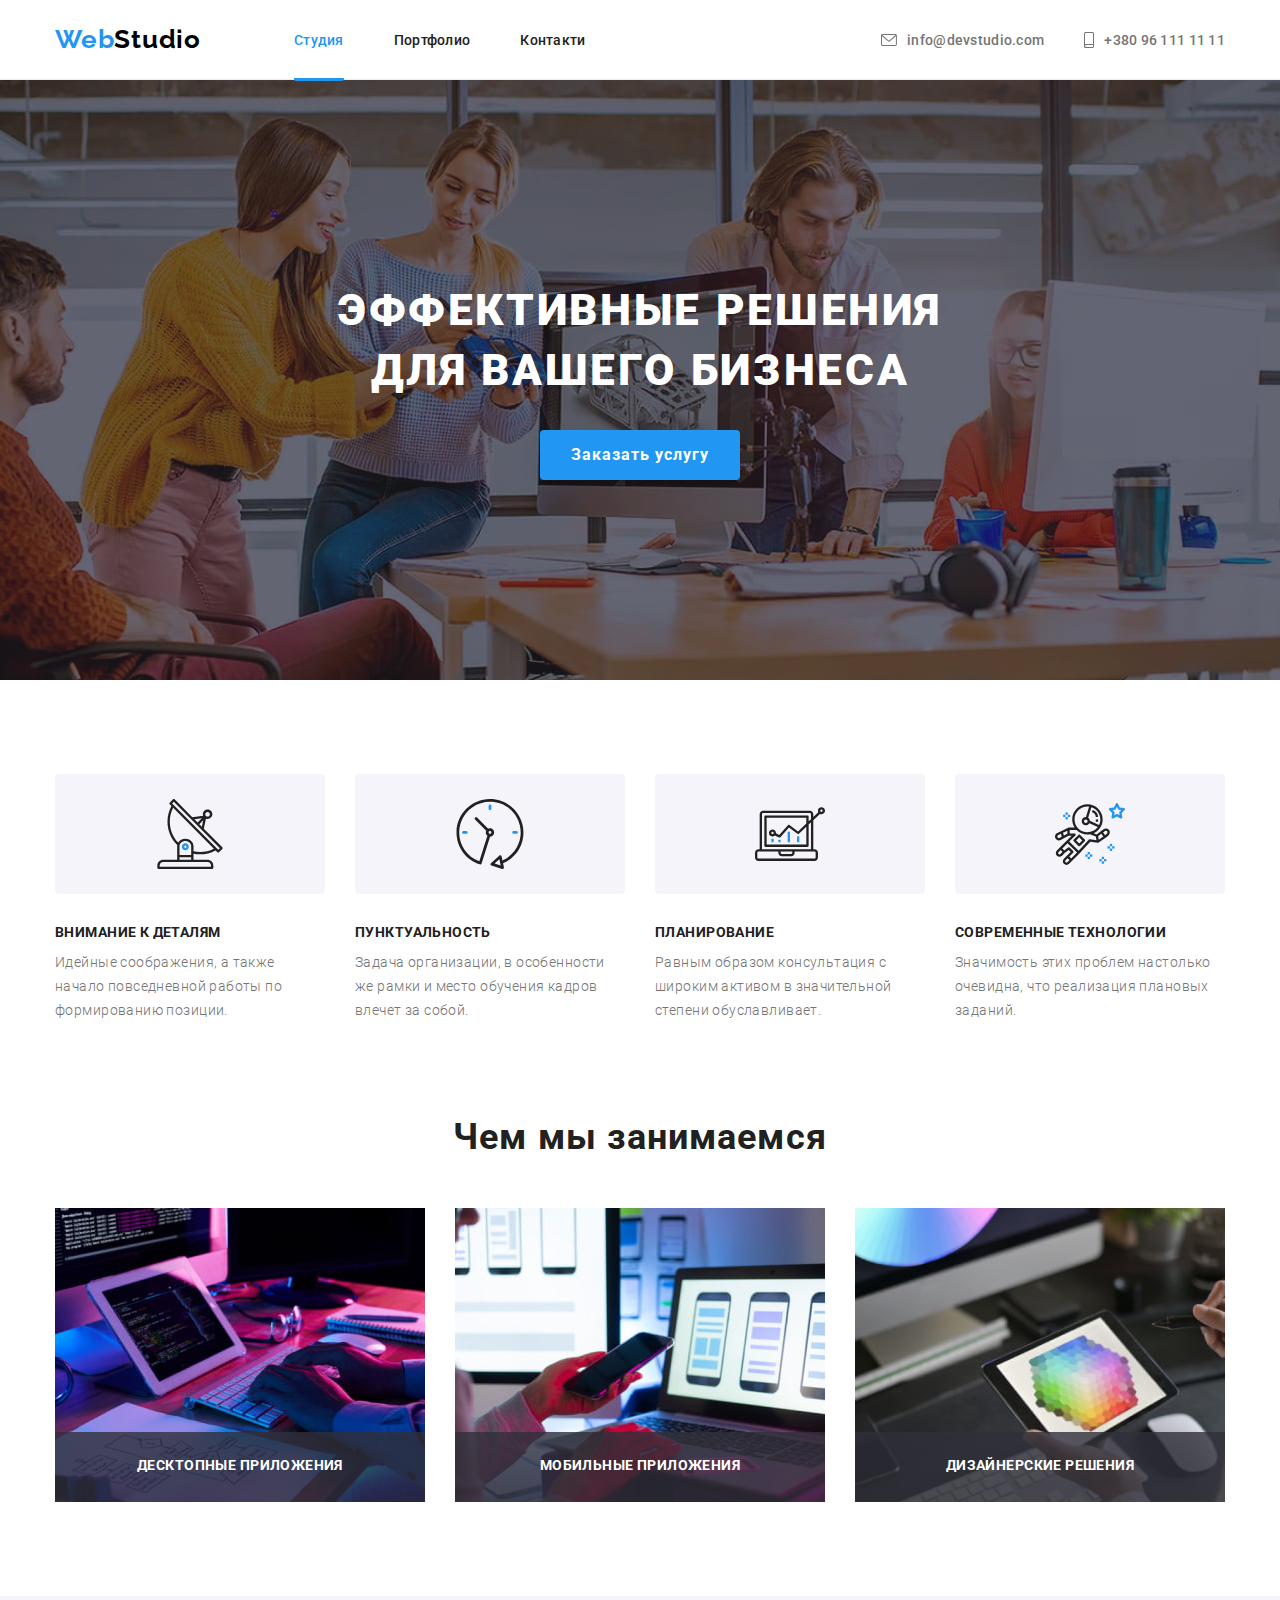
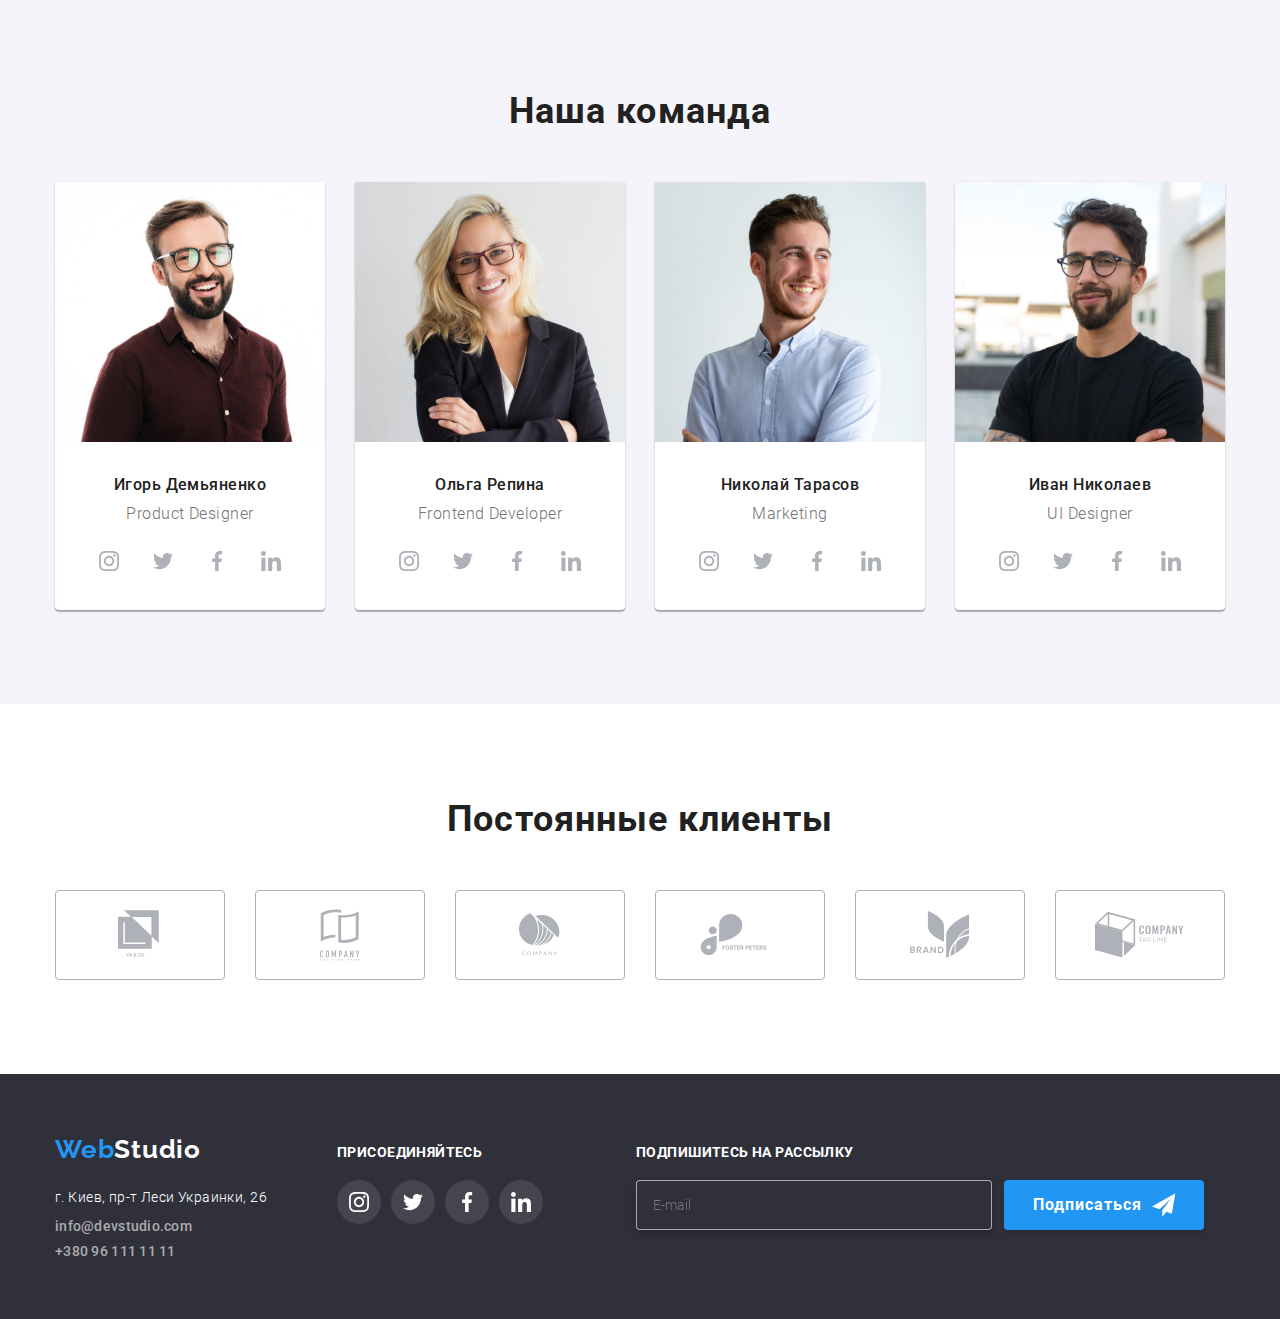
<file: index.html>
<!DOCTYPE html>
<html lang="ru">
  <head>
    <meta charset="UTF-8" />
    <meta name="viewport" content="width=device-width, initial-scale=1.0" />
    <title>WebStudio</title>
    <link
      href="https://fonts.googleapis.com/css2?family=Roboto:wght@300;400;500;700;900&display=swap"
      rel="stylesheet"
    />
    <link rel="stylesheet" href="./css/main.min.css" />
  </head>
  <body>
    <!-- Header -->
    <header class="page-header">
      <div class="container flex">
        <nav class="page-header__navigation">
          <div class="page-header__logo-container">
            <a class="logo__web" href="./index.html"
              >Web<span class="logo__light-studio">Studio</span></a
            >
          </div>
          <ul class="page-header__list">
            <li class="page-header__item">
              <a
                class="page-header__link page-header__actual-link"
                href="./index.html"
                >Студия</a
              >
            </li>
            <li class="page-header__item">
              <a class="page-header__link" href="./portfolio.html">Портфолио</a>
            </li>
            <li class="page-header__item">
              <a class="page-header__link" href="">Контакти</a>
            </li>
          </ul>
        </nav>
        <ul class="page-header__list">
          <li class="page-header__contact-item">
            <a
              href="mailto:info@devstudio.com"
              class="dark__link contact__link"
            >
              <svg class="page-header__icon page-header__mail-icon">
                <use href="./images/icons/sprite.svg#mail-icon"></use>
              </svg>
              info@devstudio.com
            </a>
          </li>
          <li class="page-header__contact-item">
            <a href="tel:380961111111" class="dark__link contact__link">
              <svg class="page-header__icon page-header__phone-icon">
                <use href="./images/icons/sprite.svg#smartphone-icon"></use>
              </svg>
              +380 96 111 11 11
            </a>
          </li>
        </ul>
      </div>
    </header>

    <main>
      <!-- Hero -->
      <section class="hero">
        <div class="container hero__overlay">
          <ul class="hero__list">
            <li class="hero__item">
              <h1 class="hero__header">
                Эффективные решения <br />
                для вашего бизнеса
              </h1>
            </li>
            <li class="hero__item">
              <button data-modal-open class="button hero__order" type="button">
                Заказать услугу
              </button>
            </li>
          </ul>
        </div>
      </section>

      <!-- Advantages -->
      <section class="advantage">
        <div class="container">
          <h2 class="advantage__header">Преимущества</h2>
          <ul class="advantage__list">
            <li class="advantage__item">
              <div class="advantage__container-icon">
                <svg class="advantage__icon">
                  <use href="./images/icons/sprite.svg#antenna-icon"></use>
                </svg>
              </div>
              <h3 class="advantage__heading">Внимание к деталям</h3>
              <p class="advantage__description">
                Идейные соображения, а также начало повседневной работы по
                формированию позиции.
              </p>
            </li>

            <li class="advantage__item">
              <div class="advantage__container-icon">
                <svg class="advantage__icon">
                  <use href="./images/icons/sprite.svg#clock-icon"></use>
                </svg>
              </div>
              <h3 class="advantage__heading">Пунктуальность</h3>
              <p class="advantage__description">
                Задача организации, в особенности же рамки и место обучения
                кадров влечет за собой.
              </p>
            </li>

            <li class="advantage__item">
              <div class="advantage__container-icon">
                <svg class="advantage__icon">
                  <use href="./images/icons/sprite.svg#diagram-icon"></use>
                </svg>
              </div>
              <h3 class="advantage__heading">Планирование</h3>
              <p class="advantage__description">
                Равным образом консультация с широким активом в значительной
                степени обуславливает.
              </p>
            </li>

            <li class="advantage__item">
              <div class="advantage__container-icon">
                <svg class="advantage__icon">
                  <use href="./images/icons/sprite.svg#astronaut-icon"></use>
                </svg>
              </div>
              <h3 class="advantage__heading">Современные технологии</h3>
              <p class="advantage__description">
                Значимость этих проблем настолько очевидна, что реализация
                плановых заданий.
              </p>
            </li>
          </ul>
        </div>
      </section>

      <!-- What we do -->
      <section class="works">
        <div class="container">
          <h2 class="section__header">Чем мы занимаемся</h2>
          <ul class="works__list">
            <li class="works__item">
              <div class="works__container">
                <img
                  class="works__image"
                  src="./images/tablet_coding.jpg"
                  alt="Планшет на якому редагують код"
                />
                <p class="works__description">Десктопные приложения</p>
              </div>
            </li>
            <li class="works__item">
              <div class="works__container">
                <img
                  class="works__image"
                  src="./images/smart_model.jpg"
                  alt="Макет програми на дисплеї ноутбука"
                />
                <p class="works__description">Мобильные приложения</p>
              </div>
            </li>
            <li class="works__item">
              <div class="works__container">
                <img
                  class="works__image"
                  src="./images/color_schema.jpg"
                  alt="Схема основних кольорів на планшеті"
                />
                <p class="works__description">Дизайнерские решения</p>
              </div>
            </li>
          </ul>
        </div>
      </section>

      <!-- Own team -->
      <section class="team section">
        <div class="container">
          <h2 class="section__header">Наша команда</h2>
          <ul class="team__list">
            <li class="team__item">
              <img
                class="team__image"
                src="images/Ihor.jpg"
                alt="Игорь Демьяненко"
              />
              <h3 class="team__fullname">Игорь Демьяненко</h3>
              <p class="team__description">Product Designer</p>
              <ul class="social__list">
                <li class="social__item">
                  <a href="#" class="social__link">
                    <svg class="social__icon team__social-icon">
                      <use
                        href="./images/icons/sprite.svg#instagram-icon"
                      ></use>
                    </svg>
                  </a>
                </li>
                <li class="social__item">
                  <a href="#" class="social__link">
                    <svg class="social__icon team__social-icon">
                      <use href="./images/icons/sprite.svg#twitter-icon"></use>
                    </svg>
                  </a>
                </li>
                <li class="social__item">
                  <a href="#" class="social__link">
                    <svg class="social__icon team__social-icon">
                      <use href="./images/icons/sprite.svg#facebook-icon"></use>
                    </svg>
                  </a>
                </li>
                <li class="social__item">
                  <a href="#" class="social__link">
                    <svg class="social__icon team__social-icon">
                      <use href="./images/icons/sprite.svg#linkedin-icon"></use>
                    </svg>
                  </a>
                </li>
              </ul>
            </li>
            <li class="team__item">
              <img
                class="team__image"
                src="images/Olha.jpg"
                alt="Ольга Репина"
              />
              <h3 class="team__fullname">Ольга Репина</h3>
              <p class="team__description">Frontend Developer</p>

              <ul class="social__list">
                <li class="social__item">
                  <a href="#" class="social__link">
                    <svg class="social__icon team__social-icon">
                      <use
                        href="./images/icons/sprite.svg#instagram-icon"
                      ></use>
                    </svg>
                  </a>
                </li>
                <li class="social__item">
                  <a href="#" class="social__link">
                    <svg class="social__icon team__social-icon">
                      <use href="./images/icons/sprite.svg#twitter-icon"></use>
                    </svg>
                  </a>
                </li>
                <li class="social__item">
                  <a href="#" class="social__link">
                    <svg class="social__icon team__social-icon">
                      <use href="./images/icons/sprite.svg#facebook-icon"></use>
                    </svg>
                  </a>
                </li>
                <li class="social__item">
                  <a href="#" class="social__link">
                    <svg class="social__icon team__social-icon">
                      <use href="./images/icons/sprite.svg#linkedin-icon"></use>
                    </svg>
                  </a>
                </li>
              </ul>
            </li>
            <li class="team__item">
              <img
                class="team__image"
                src="images/Mykolai.jpg"
                alt="Николай Тарасов"
              />
              <h3 class="team__fullname">Николай Тарасов</h3>
              <p class="team__description">Marketing</p>
              <ul class="social__list">
                <li class="social__item">
                  <a href="#" class="social__link">
                    <svg class="social__icon team__social-icon">
                      <use
                        href="./images/icons/sprite.svg#instagram-icon"
                      ></use>
                    </svg>
                  </a>
                </li>
                <li class="social__item">
                  <a href="#" class="social__link">
                    <svg class="social__icon team__social-icon">
                      <use href="./images/icons/sprite.svg#twitter-icon"></use>
                    </svg>
                  </a>
                </li>
                <li class="social__item">
                  <a href="#" class="social__link">
                    <svg class="social__icon team__social-icon">
                      <use href="./images/icons/sprite.svg#facebook-icon"></use>
                    </svg>
                  </a>
                </li>
                <li class="social__item">
                  <a href="#" class="social__link">
                    <svg class="social__icon team__social-icon">
                      <use href="./images/icons/sprite.svg#linkedin-icon"></use>
                    </svg>
                  </a>
                </li>
              </ul>
            </li>

            <li class="team__item">
              <img
                class="team__image"
                src="images/Ivan.jpg"
                alt="Михаил Ермаков"
              />
              <h3 class="team__fullname">Иван Николаев</h3>
              <p class="team__description">UI Designer</p>
              <ul class="social__list">
                <li class="social__item">
                  <a href="#" class="social__link">
                    <svg class="social__icon team__social-icon">
                      <use
                        href="./images/icons/sprite.svg#instagram-icon"
                      ></use>
                    </svg>
                  </a>
                </li>
                <li class="social__item">
                  <a href="#" class="social__link">
                    <svg class="social__icon team__social-icon">
                      <use href="./images/icons/sprite.svg#twitter-icon"></use>
                    </svg>
                  </a>
                </li>
                <li class="social__item">
                  <a href="#" class="social__link">
                    <svg class="social__icon team__social-icon">
                      <use href="./images/icons/sprite.svg#facebook-icon"></use>
                    </svg>
                  </a>
                </li>
                <li class="social__item">
                  <a href="#" class="social__link">
                    <svg class="social__icon team__social-icon">
                      <use href="./images/icons/sprite.svg#linkedin-icon"></use>
                    </svg>
                  </a>
                </li>
              </ul>
            </li>
          </ul>
        </div>
      </section>

      <section class="client section">
        <div class="container">
          <h2 class="section__header">Постоянные клиенты</h2>
          <ul class="client__list">
            <li class="client__item">
              <a href="" class="client__link">
                <svg class="client__icon" width="45" height="50">
                  <use href="./images/icons/sprite.svg#logo-1-icon"></use>
                </svg>
              </a>
            </li>
            <li class="client__item">
              <a href="" class="client__link">
                <svg class="client__icon" width="40" height="52">
                  <use href="./images/icons/sprite.svg#logo-2-icon"></use>
                </svg>
              </a>
            </li>
            <li class="client__item">
              <a href="" class="client__link">
                <svg class="client__icon" width="41" height="43">
                  <use href="./images/icons/sprite.svg#logo-3-icon"></use>
                </svg>
              </a>
            </li>
            <li class="client__item">
              <a href="" class="client__link">
                <svg class="client__icon" width="80" height="42">
                  <use href="./images/icons/sprite.svg#logo-4-icon"></use>
                </svg>
              </a>
            </li>
            <li class="client__item">
              <a href="" class="client__link">
                <svg class="client__icon" width="59" height="47">
                  <use href="./images/icons/sprite.svg#logo-5-icon"></use>
                </svg>
              </a>
            </li>
            <li class="client__item">
              <a href="" class="client__link">
                <svg class="client__icon" width="89" height="46">
                  <use href="./images/icons/sprite.svg#logo-6-icon"></use>
                </svg>
              </a>
            </li>
          </ul>
        </div>
      </section>
    </main>

    <!-- Footer -->
    <footer class="page-footer">
      <div class="container flex">
        <div class="page-footer__address-container">
          <a class="logo__web" href="./index.html"
            >Web<span class="logo__dark-studio">Studio</span></a
          >
          <ul class="page-footer__address-section">
            <li class="page-footer__address-item">
              <p class="page-footer__address">
                г. Киев, пр-т Леси Украинки, 26
              </p>
            </li>
            <li class="page-footer__address-item">
              <a
                class="light__link contact__link"
                href="mailto:info@devstudio.com"
                >info@devstudio.com</a
              >
            </li>
            <li class="page-footer__address-item">
              <a class="light__link contact__link" href="tel:380961111111"
                >+380 96 111 11 11</a
              >
            </li>
          </ul>
        </div>

        <div class="page-footer__social-container">
          <h2 class="page-footer__social-heading">присоединяйтесь</h2>
          <ul class="social__list">
            <li class="social__item">
              <a href="#" class="social__link page-footer__social-link">
                <svg class="social__icon page-footer__social-icon">
                  <use href="./images/icons/sprite.svg#instagram-icon"></use>
                </svg>
              </a>
            </li>
            <li class="social__item">
              <a href="#" class="social__link page-footer__social-link">
                <svg class="social__icon page-footer__social-icon">
                  <use href="./images/icons/sprite.svg#twitter-icon"></use>
                </svg>
              </a>
            </li>
            <li class="social__item">
              <a href="#" class="social__link page-footer__social-link">
                <svg class="social__icon page-footer__social-icon">
                  <use href="./images/icons/sprite.svg#facebook-icon"></use>
                </svg>
              </a>
            </li>
            <li class="social__item">
              <a href="#" class="social__link page-footer__social-link">
                <svg class="social__icon page-footer__social-icon">
                  <use href="./images/icons/sprite.svg#linkedin-icon"></use>
                </svg>
              </a>
            </li>
          </ul>
        </div>

        <div class="page-footer__subscribe-container">
          <b class="subscribe">Подпишитесь на рассылку</b>

          <form class="subscribe__form">
            <input
              class="subscribe__textbox"
              type="email"
              name="e-mail"
              id="e-mail"
              placeholder="E-mail"
            />
            <button class="button subscribe__button" type="submit">
              Подписаться
              <svg class="subscribe__icon" width="24" height="24">
                <use href="./images/icons/sprite-modal.svg#send-icon"></use>
              </svg>
            </button>
          </form>
        </div>
      </div>
    </footer>

    <div data-modal class="backdrop backdrop__is-hidden">
      <div class="backdrop__modal">
        <div>
          <div class="backdrop__close">
            <button
              type="button"
              data-modal-close
              class="button backdrop__close-button"
            >
              <svg class="backdrop__close-svg">
                <use href="./images/icons/sprite-modal.svg#close-icon"></use>
              </svg>
            </button>
          </div>
          <h2 class="backdrop__form-title">
            Оставьте свои данные, мы вам перезвоним
          </h2>
          <form class="backdrop__form" autocomplete="off">
            <label class="backdrop__form-label" for="name">Имя</label>
            <div class="backdrop__form-list">
              <input
                class="backdrop__form-text"
                type="text"
                id="name"
                name="name"
              />
              <div class="backdrop__container-svg">
                <svg class="backdrop__svg" width="12" height="12">
                  <use href="./images/icons/sprite-modal.svg#name-icon"></use>
                </svg>
              </div>
            </div>

            <label class="backdrop__form-label" for="tel">Телефон</label>
            <div class="backdrop__form-list">
              <input
                class="backdrop__form-text"
                type="text"
                id="tel"
                name="tel"
              />
              <div class="backdrop__container-svg">
                <svg class="backdrop__svg" width="13" height="13">
                  <use href="./images/icons/sprite-modal.svg#phone-icon"></use>
                </svg>
              </div>
            </div>
            <label class="backdrop__form-label" for="mail">Почта</label>
            <div class="backdrop__form-list">
              <input
                class="backdrop__form-text"
                type="text"
                id="mail"
                name="mail"
              />
              <div class="backdrop__container-svg">
                <svg class="backdrop__modal-svg" width="15" height="12">
                  <use href="./images/icons/sprite-modal.svg#mail-icon"></use>
                </svg>
              </div>
            </div>
            <label for="comment" class="backdrop__form-label">Коментарий</label>
            <textarea
              placeholder="Введите текст"
              class="backdrop__textarea"
              name="comment"
              id="comment"
              rows="10"
            ></textarea>
            <div class="backdrop__container-checkbox">
              <input
                class="backdrop__form-checkbox"
                type="checkbox"
                id="check"
                name="check"
              /><svg class="backdrop__check-svg" width="11" height="8">
                <use href="./images/icons/sprite-modal.svg#check-icon"></use>
              </svg>
              <label for="check" class="backdrop__form-checkbox-label"
                >Соглашаюсь с рассылкой и принимаю
                <a class="backdrop__form-link" href="#">Условия договора</a>
              </label>
            </div>

            <button class="button backdrop__form-button">Отправить</button>
          </form>
        </div>
      </div>
    </div>
    <script src="./js/modal.js"></script>
  </body>
</html>
</file>
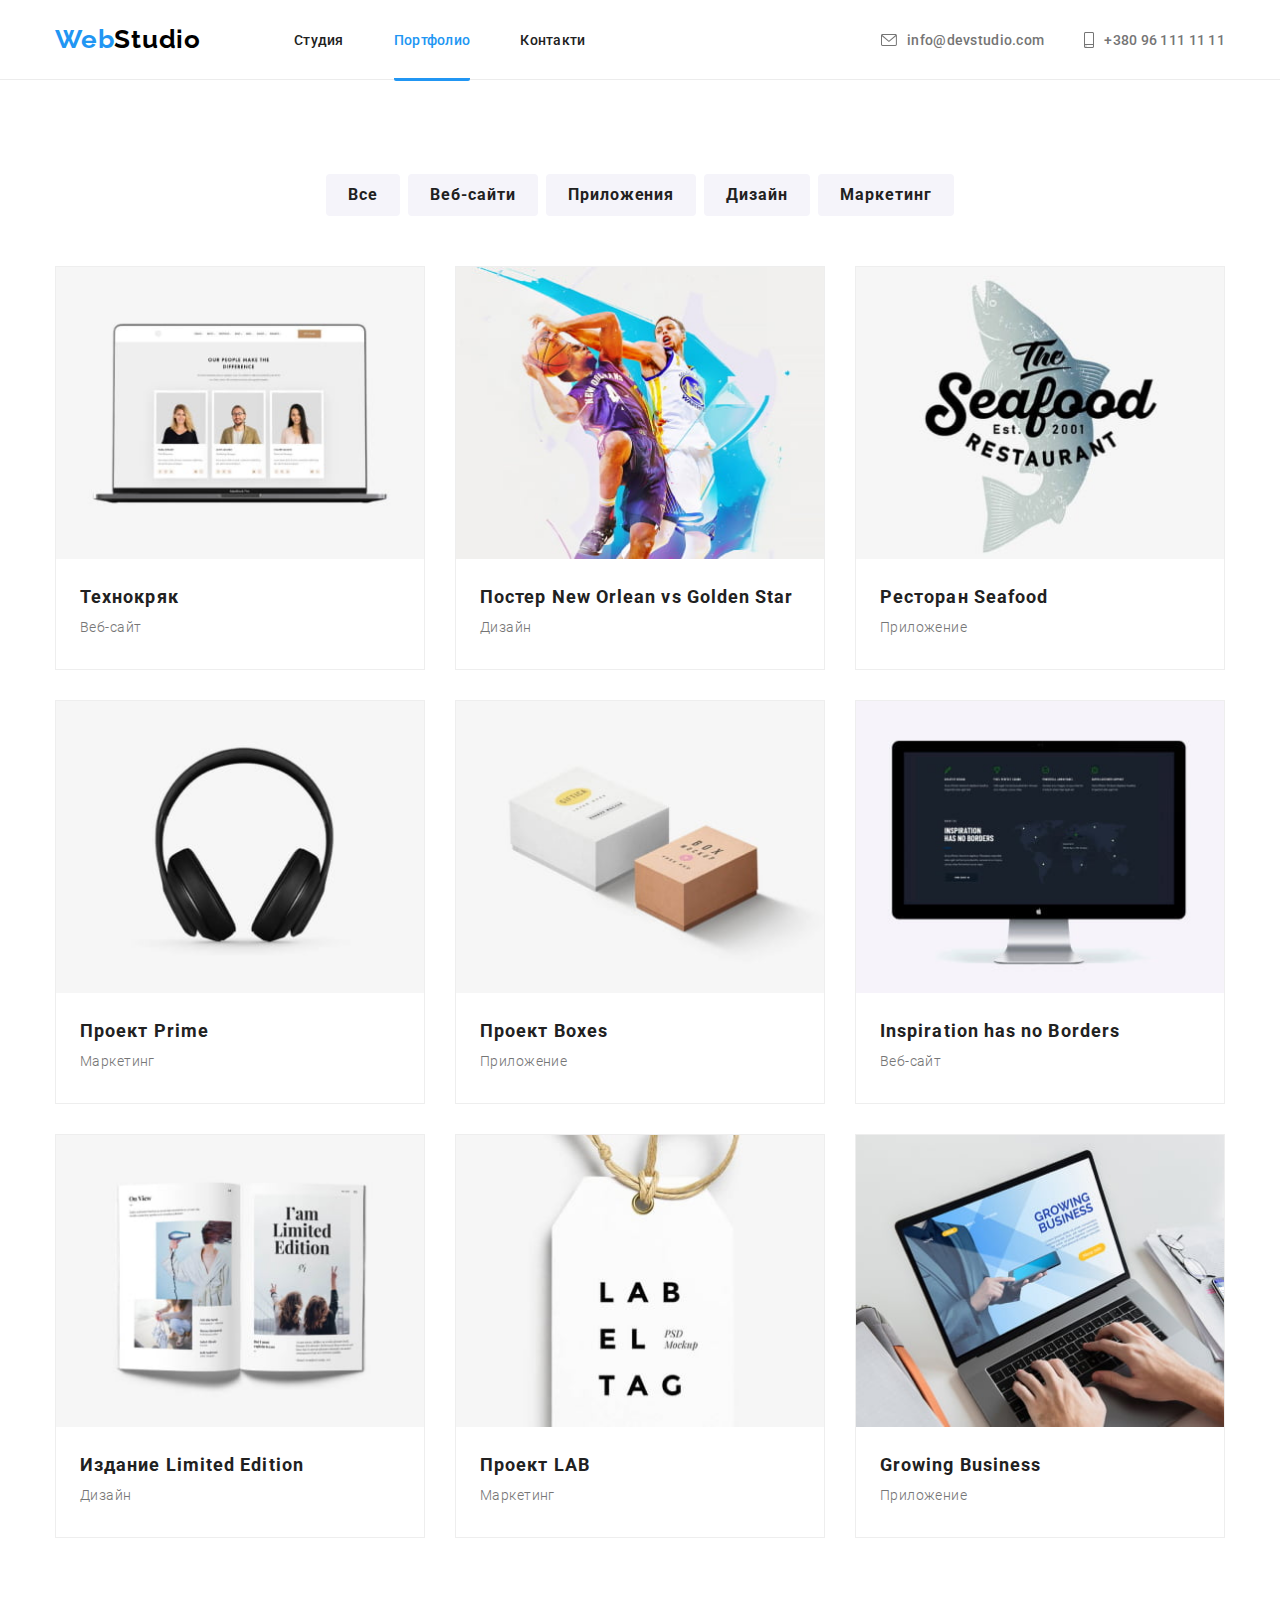
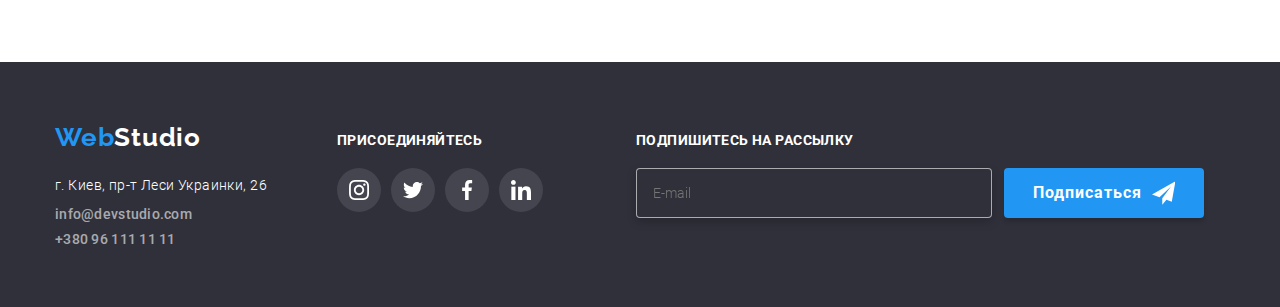
<file: portfolio.html>
<!DOCTYPE html>
<html lang="ru">
  <head>
    <meta charset="UTF-8" />
    <meta name="viewport" content="initial-scale=1.0" />
    <title>WebStudio</title>
    <link
      href="https://fonts.googleapis.com/css2?family=Roboto:wght@300;400;500;700;900&display=swap"
      rel="stylesheet"
    />
    <link rel="stylesheet" href="./css/main.min.css" />
  </head>
  <body>
    <!-- Header -->
    <header class="page-header">
      <div class="container flex">
        <nav class="page-header__navigation">
          <div class="page-header__logo-container">
            <a class="logo__web" href="./index.html"
              >Web<span class="logo__light-studio">Studio</span></a
            >
          </div>
          <ul class="page-header__list">
            <li class="page-header__item">
              <a class="page-header__link" href="./index.html">Студия</a>
            </li>
            <li class="page-header__item">
              <a
                class="page-header__link page-header__actual-link"
                href="./portfolio.html"
                >Портфолио</a
              >
            </li>
            <li class="page-header__item">
              <a class="page-header__link" href="">Контакти</a>
            </li>
          </ul>
        </nav>
        <ul class="page-header__list">
          <li class="page-header__contact-item">
            <a
              href="mailto:info@devstudio.com"
              class="dark__link contact__link"
            >
              <svg class="page-header__icon page-header__mail-icon">
                <use href="./images/icons/sprite.svg#mail-icon"></use>
              </svg>
              info@devstudio.com
            </a>
          </li>
          <li class="page-header__contact-item">
            <a href="tel:380961111111" class="dark__link contact__link">
              <svg class="page-header__icon page-header__phone-icon">
                <use href="./images/icons/sprite.svg#smartphone-icon"></use>
              </svg>
              +380 96 111 11 11
            </a>
          </li>
        </ul>
      </div>
    </header>

    <!--Hero-->
    <main>
      <section class="project section">
        <div class="container">
          <h1 class="project__header">Проекти</h1>
          <ul class="project__filter-list">
            <li class="project__filter-item">
              <button class="button project__filter" type="button">Все</button>
            </li>
            <li class="project__filter-item">
              <button class="button project__filter" type="button">
                Веб-сайти
              </button>
            </li>
            <li class="project__filter-item">
              <button class="button project__filter" type="button">
                Приложения
              </button>
            </li>
            <li class="project__filter-item">
              <button class="button project__filter" type="button">
                Дизайн
              </button>
            </li>
            <li class="project__filter-item">
              <button class="button project__filter" type="button">
                Маркетинг
              </button>
            </li>
          </ul>
        </div>
        <div class="container">
          <ul class="project__list">
            <li class="project__item">
              <div class="project__container">
                <img
                  class="project__image"
                  src="images/portfolio/laptop.jpg"
                  alt=""
                />
                <p class="project__placeholder">
                  Технокряк это современная площадка распространения
                  коронавируса. Компании используют эту платформу для цифрового
                  шпионажа и атак на защищённые сервера конкурентов
                </p>
              </div>
              <ul class="project__description">
                <li class="project__item-description">
                  <h2 class="project__header-description">Технокряк</h2>
                </li>
                <li class="project__item-description">
                  <p class="project__text-descriptiont">Веб-сайт</p>
                </li>
              </ul>
            </li>
            <li class="project__item">
              <div class="project__container">
                <img
                  class="project__image"
                  src="images/portfolio/basketball.jpg"
                  alt=""
                />
                <p class="project__placeholder">
                  Технокряк это современная площадка распространения
                  коронавируса. Компании используют эту платформу для цифрового
                  шпионажа и атак на защищённые сервера конкурентов
                </p>
              </div>
              <ul class="project__description">
                <li class="project__item-description">
                  <h2 class="project__header-description">
                    Постер New Orlean vs Golden Star
                  </h2>
                </li>
                <li class="project__item-description">
                  <p class="project__text-descriptiont">Дизайн</p>
                </li>
              </ul>
            </li>
            <li class="project__item">
              <div class="project__container">
                <img
                  class="project__image"
                  src="images/portfolio/restaurant.jpg"
                  alt=""
                />
                <p class="project__placeholder">
                  Технокряк это современная площадка распространения
                  коронавируса. Компании используют эту платформу для цифрового
                  шпионажа и атак на защищённые сервера конкурентов
                </p>
              </div>
              <ul class="project__description">
                <li class="project__item-description">
                  <h2 class="project__header-description">Ресторан Seafood</h2>
                </li>
                <li class="project__item-description">
                  <p class="project__text-descriptiont">Приложение</p>
                </li>
              </ul>
            </li>
            <li class="project__item">
              <div class="project__container">
                <img
                  class="project__image"
                  src="images/portfolio/headphones.jpg"
                  alt=""
                />
                <p class="project__placeholder">
                  Технокряк это современная площадка распространения
                  коронавируса. Компании используют эту платформу для цифрового
                  шпионажа и атак на защищённые сервера конкурентов
                </p>
              </div>
              <ul class="project__description">
                <li class="project__item-description">
                  <h2 class="project__header-description">Проект Prime</h2>
                </li>
                <li class="project__item-description">
                  <p class="project__text-descriptiont">Маркетинг</p>
                </li>
              </ul>
            </li>
            <li class="project__item">
              <div class="project__container">
                <img
                  class="project__image"
                  src="images/portfolio/boxes.jpg"
                  alt=""
                />
                <p class="project__placeholder">
                  Технокряк это современная площадка распространения
                  коронавируса. Компании используют эту платформу для цифрового
                  шпионажа и атак на защищённые сервера конкурентов
                </p>
              </div>
              <ul class="project__description">
                <li class="project__item-description">
                  <h2 class="project__header-description">Проект Boxes</h2>
                </li>
                <li class="project__item-description">
                  <p class="project__text-descriptiont">Приложение</p>
                </li>
              </ul>
            </li>
            <li class="project__item">
              <div class="project__container">
                <img
                  class="project__image"
                  src="images/portfolio/monitor.jpg"
                  alt=""
                />
                <p class="project__placeholder">
                  Технокряк это современная площадка распространения
                  коронавируса. Компании используют эту платформу для цифрового
                  шпионажа и атак на защищённые сервера конкурентов
                </p>
              </div>
              <ul class="project__description">
                <li class="project__item-description">
                  <h2 class="project__header-description">
                    Inspiration has no Borders
                  </h2>
                </li>
                <li class="project__item-description">
                  <p class="project__text-descriptiont">Веб-сайт</p>
                </li>
              </ul>
            </li>
            <li class="project__item">
              <div class="project__container">
                <img
                  class="project__image"
                  src="images/portfolio/magazine.jpg"
                  alt=""
                />
                <p class="project__placeholder">
                  Технокряк это современная площадка распространения
                  коронавируса. Компании используют эту платформу для цифрового
                  шпионажа и атак на защищённые сервера конкурентов
                </p>
              </div>
              <ul class="project__description">
                <li class="project__item-description">
                  <h2 class="project__header-description">
                    Издание Limited Edition
                  </h2>
                </li>
                <li class="project__item-description">
                  <p class="project__text-descriptiont">Дизайн</p>
                </li>
              </ul>
            </li>
            <li class="project__item">
              <div class="project__container">
                <img
                  class="project__image"
                  src="images/portfolio/label.jpg"
                  alt=""
                />
                <p class="project__placeholder">
                  Технокряк это современная площадка распространения
                  коронавируса. Компании используют эту платформу для цифрового
                  шпионажа и атак на защищённые сервера конкурентов
                </p>
              </div>
              <ul class="project__description">
                <li class="project__item-description">
                  <h2 class="project__header-description">Проект LAB</h2>
                </li>
                <li class="project__item-description">
                  <p class="project__text-descriptiont">Маркетинг</p>
                </li>
              </ul>
            </li>
            <li class="project__item">
              <div class="project__container">
                <img
                  class="project__image"
                  src="images/portfolio/growing_business.jpg"
                  alt=""
                />
                <p class="project__placeholder">
                  Технокряк это современная площадка распространения
                  коронавируса. Компании используют эту платформу для цифрового
                  шпионажа и атак на защищённые сервера конкурентов
                </p>
              </div>
              <ul class="project__description">
                <li class="project__item-description">
                  <h2 class="project__header-description">Growing Business</h2>
                </li>
                <li class="project__item-description">
                  <p class="project__text-descriptiont">Приложение</p>
                </li>
              </ul>
            </li>
          </ul>
        </div>
      </section>
    </main>

    <!-- Footer -->
    <footer class="page-footer">
      <div class="container flex">
        <div class="page-footer__address-container">
          <a class="logo__web" href="./index.html"
            >Web<span class="logo__dark-studio">Studio</span></a
          >
          <ul class="page-footer__address-section">
            <li class="page-footer__address-item">
              <p class="page-footer__address">
                г. Киев, пр-т Леси Украинки, 26
              </p>
            </li>
            <li class="page-footer__address-item">
              <a
                class="light__link contact__link"
                href="mailto:info@devstudio.com"
                >info@devstudio.com</a
              >
            </li>
            <li class="page-footer__address-item">
              <a class="light__link contact__link" href="tel:380961111111"
                >+380 96 111 11 11</a
              >
            </li>
          </ul>
        </div>

        <div class="page-footer__social-container">
          <h2 class="page-footer__social-heading">присоединяйтесь</h2>
          <ul class="social__list">
            <li class="social__item">
              <a href="#" class="social__link page-footer__social-link">
                <svg class="social__icon page-footer__social-icon">
                  <use href="./images/icons/sprite.svg#instagram-icon"></use>
                </svg>
              </a>
            </li>
            <li class="social__item">
              <a href="#" class="social__link page-footer__social-link">
                <svg class="social__icon page-footer__social-icon">
                  <use href="./images/icons/sprite.svg#twitter-icon"></use>
                </svg>
              </a>
            </li>
            <li class="social__item">
              <a href="#" class="social__link page-footer__social-link">
                <svg class="social__icon page-footer__social-icon">
                  <use href="./images/icons/sprite.svg#facebook-icon"></use>
                </svg>
              </a>
            </li>
            <li class="social__item">
              <a href="#" class="social__link page-footer__social-link">
                <svg class="social__icon page-footer__social-icon">
                  <use href="./images/icons/sprite.svg#linkedin-icon"></use>
                </svg>
              </a>
            </li>
          </ul>
        </div>

        <div class="page-footer__subscribe-container">
          <b class="subscribe">Подпишитесь на рассылку</b>

          <form class="subscribe__form">
            <input
              class="subscribe__textbox"
              type="email"
              name="e-mail"
              id="e-mail"
              placeholder="E-mail"
            />
            <button class="button subscribe__button" type="submit">
              Подписаться
              <svg class="subscribe__icon" width="24" height="24">
                <use href="./images/icons/sprite-modal.svg#send-icon"></use>
              </svg>
            </button>
          </form>
        </div>
      </div>
    </footer>
  </body>
</html>
</file>
<file: css/main.min.css>
/*! modern-normalize v0.7.0 | MIT License | https://github.com/sindresorhus/modern-normalize */*,*::before,*::after{-webkit-box-sizing:border-box;box-sizing:border-box}:root{-moz-tab-size:4;-o-tab-size:4;tab-size:4}html{line-height:1.15;-webkit-text-size-adjust:100%}body{margin:0}body{font-family:system-ui,-apple-system,"Segoe UI",Roboto,Helvetica,Arial,sans-serif,"Apple Color Emoji","Segoe UI Emoji"}hr{height:0}abbr[title]{-webkit-text-decoration:underline dotted;text-decoration:underline dotted}b,strong{font-weight:bolder}code,kbd,samp,pre{font-family:ui-monospace, SFMono-Regular, Consolas, 'Liberation Mono', Menlo, monospace;font-size:1em}small{font-size:80%}sub,sup{font-size:75%;line-height:0;position:relative;vertical-align:baseline}sub{bottom:-0.25em}sup{top:-0.5em}button,input,optgroup,select,textarea{font-family:inherit;font-size:100%;line-height:1.15;margin:0}button,select{text-transform:none}button,[type='button'],[type='reset'],[type='submit']{-webkit-appearance:button}::-moz-focus-inner{border-style:none;padding:0}:-moz-focusring{outline:1px dotted ButtonText}:-moz-ui-invalid{box-shadow:none}legend{padding:0}progress{vertical-align:baseline}::-webkit-inner-spin-button,::-webkit-outer-spin-button{height:auto}[type='search']{-webkit-appearance:textfield;outline-offset:-2px}::-webkit-search-decoration{-webkit-appearance:none}::-webkit-file-upload-button{-webkit-appearance:button;font:inherit}summary{display:list-item}@font-face{font-family:"Raleway";src:url("../fonts/Raleway-Bold.ttf") format("truetype")}@font-face{font-family:"Roboto";src:url("../fonts/Roboto-Black.ttf") format("truetype");src:url("../fonts/Roboto-Bold.ttf") format("truetype");src:url("../fonts/Roboto-Medium.ttf") format("truetype");src:url("../fonts/Roboto-Regular.ttf") format("truetype");src:url("../fonts/Roboto-Light.ttf") format("truetype")}body{background-color:#fff;font-family:"Roboto",sans-serif;font-size:14px;font-style:normal;font-weight:400;line-height:16px;letter-spacing:.03em;color:#757575}h1,h2,h3,ul,p,b{margin:0;padding:0}input{outline:none}textarea{resize:none;outline:none}.container{width:1200px;margin-left:auto;margin-right:auto;padding-left:15px;padding-right:15px}.flex{display:-webkit-box;display:-ms-flexbox;display:flex}.social__list{display:-webkit-box;display:-ms-flexbox;display:flex;-ms-flex-line-pack:center;align-content:center;-webkit-box-pack:center;-ms-flex-pack:center;justify-content:center;list-style:none}.social__item{margin-right:10px;border-radius:50%}.social__item:nth-child(4n){margin-right:0}.social__item:hover{background-color:#2196f3;-webkit-transition:250ms cubic-bezier(0.4, 0, 0.2, 1);transition:250ms cubic-bezier(0.4, 0, 0.2, 1)}.social__item:hover .social__icon{fill:#fff;-webkit-transition:250ms cubic-bezier(0.4, 0, 0.2, 1);transition:250ms cubic-bezier(0.4, 0, 0.2, 1)}.social__link{display:-webkit-inline-box;display:-ms-inline-flexbox;display:inline-flex;-webkit-box-pack:center;-ms-flex-pack:center;justify-content:center;-webkit-box-align:center;-ms-flex-align:center;align-items:center;width:44px;height:44px;border-radius:50%;text-decoration:none}.social__icon{width:20px;height:20px}.page-footer__social-link{background-color:rgba(255,255,255,0.1)}.page-footer__social-icon{fill:#fff}.team__social-icon{fill:#afb1b8}.logo__web{font-family:"Raleway",sans-serif;font-size:26px;font-style:normal;font-weight:700;line-height:31px;letter-spacing:.03em;color:#2196f3;text-decoration:none}.logo__light-studio{color:#000}.logo__dark-studio{color:#fff}.contact__link{display:-webkit-box;display:-ms-flexbox;display:flex;-webkit-box-align:center;-ms-flex-align:center;align-items:center;font-family:"Roboto",sans-serif;font-size:14px;font-style:normal;font-weight:500;line-height:16px;letter-spacing:.02em;text-decoration:none}.contact__link:hover{color:#2196f3;-webkit-transition:250ms cubic-bezier(0.4, 0, 0.2, 1);transition:250ms cubic-bezier(0.4, 0, 0.2, 1)}.contact__link:hover .page-header__mail-icon,.contact__link:hover .page-header__phone-icon{fill:#2196f3;-webkit-transition:250ms cubic-bezier(0.4, 0, 0.2, 1);transition:250ms cubic-bezier(0.4, 0, 0.2, 1)}.light__link{color:rgba(255,255,255,0.6)}.dark__link{color:#757575}.button{display:-webkit-box;display:-ms-flexbox;display:flex;-webkit-box-pack:center;-ms-flex-pack:center;justify-content:center;-webkit-box-align:center;-ms-flex-align:center;align-items:center;margin:0 auto;border-radius:4px;border-style:none;background-color:#2196f3;-webkit-box-shadow:0px 4px 4px rgba(0,0,0,0.15);box-shadow:0px 4px 4px rgba(0,0,0,0.15);font-family:"Roboto",sans-serif;font-size:16px;font-style:normal;font-weight:700;line-height:30px;letter-spacing:.06em;color:#fff;text-align:center;cursor:pointer}.backdrop{position:fixed;top:0;left:0;width:100%;height:100%;background:rgba(0,0,0,0.2);-webkit-transition:250ms cubic-bezier(0.4, 0, 0.2, 1);transition:250ms cubic-bezier(0.4, 0, 0.2, 1);overflow-y:auto}.backdrop__modal{position:absolute;top:50%;left:50%;min-width:528px;min-height:581px;border-radius:4px;background:#fff;-webkit-box-shadow:0px 2px 1px rgba(0,0,0,0.2);box-shadow:0px 2px 1px rgba(0,0,0,0.2);-webkit-transform:translate(-50%, -50%);transform:translate(-50%, -50%);-webkit-transition:250ms cubic-bezier(0.4, 0, 0.2, 1);transition:250ms cubic-bezier(0.4, 0, 0.2, 1)}.backdrop__close{position:relative}.backdrop__close-svg{position:absolute;top:50%;left:50%;fill:#000;width:11px;height:11px;-webkit-transform:translate(-50%, -50%);transform:translate(-50%, -50%)}.backdrop__close-button{position:absolute;top:-40px;right:0;width:30px;height:30px;margin-top:8px;margin-right:8px;border-radius:50%;border:1px solid rgba(0,0,0,0.1);background-color:#fff;cursor:pointer}.backdrop__close-button:hover .backdrop__close-svg{fill:#2196f3}.backdrop__is-hidden{opacity:0;pointer-events:none}.backdrop__is-hidden .backdrop__modal{-webkit-transform:translate(-200%);transform:translate(-200%)}.backdrop__form-title{margin-top:40px;margin-right:40px;margin-bottom:12px;margin-left:40px;font-family:"Roboto",sans-serif;font-size:20px;font-style:normal;font-weight:700;line-height:23px;letter-spacing:.03em;color:#212121;text-align:center}.backdrop__form{display:-webkit-box;display:-ms-flexbox;display:flex;-webkit-box-orient:vertical;-webkit-box-direction:normal;-ms-flex-direction:column;flex-direction:column;margin-right:auto;margin-left:auto;padding-top:0;padding-right:40px;padding-bottom:40px;padding-left:40px;border-color:transparent}.backdrop__form-label{display:block;margin-bottom:4px;font-family:"Roboto",sans-serif;font-size:12px;font-style:normal;font-weight:400;line-height:14px;letter-spacing:.01em}.backdrop__form-list{position:relative}.backdrop__form-list:not(:last-child){margin-bottom:10px}.backdrop__form-list:focus-within .backdrop__svg{fill:#2196f3}.backdrop__form-text{width:100%;padding:11px 42px;border:1px solid rgba(0,0,0,0.2);border-radius:4px;cursor:pointer}.backdrop__form-text:focus{border-color:#2196f3}.backdrop__container-svg{position:absolute;top:50%;left:12px;z-index:10;width:18px;height:18px;-webkit-transform:translateY(-50%);transform:translateY(-50%)}.backdrop__svg{position:absolute;top:50%;left:50%;-webkit-transform:translate(-50%, -50%);transform:translate(-50%, -50%)}.backdrop__textarea{display:-webkit-box;display:-ms-flexbox;display:flex;width:100%;height:120px;margin-bottom:20px;padding-top:12px;padding-right:16px;padding-bottom:12px;padding-left:16px;border:1px solid rgba(0,0,0,0.2);color:rgba(117,117,117,0.5);cursor:pointer}.backdrop__textarea:focus-within{border-color:#2196f3}.backdrop__container-checkbox{position:relative;display:-webkit-box;display:-ms-flexbox;display:flex;justify-items:center;-webkit-box-align:center;-ms-flex-align:center;align-items:center;height:24px;margin-left:12px;margin-right:12px;margin-bottom:30px}.backdrop__form-checkbox-label{position:absolute;left:23px;font-family:"Roboto",sans-serif;font-size:14px;font-style:normal;font-weight:400;line-height:24px;letter-spacing:.03em;cursor:pointer}.backdrop__form-checkbox-label::before{position:absolute;top:50%;left:-22px;width:14px;height:14px;border:1px solid #212121;border-radius:19%;content:"";-webkit-transform:translateY(-50%);transform:translateY(-50%)}.backdrop__form-checkbox{position:absolute;top:50%;left:1px;width:1px;height:1px;-webkit-transform:translateY(-50%);transform:translateY(-50%)}.backdrop__form-checkbox:checked ~ .backdrop__check-svg{background-color:#2196f3;fill:#fff}.backdrop__check-svg{position:absolute;top:50%;left:1px;width:14px;height:14px;border:1px solid transparent;border-radius:19%;fill:transparent;-webkit-transform:translateY(-50%);transform:translateY(-50%)}.backdrop__form-link{color:#2196f3;text-decoration:underline}.backdrop__form-link:hover{color:#188ce8}.backdrop__form-button{width:200px;height:50px;padding:10px 55px}.backdrop__form-button:hover{background-color:#188ce8}.subscribe{display:-webkit-box;display:-ms-flexbox;display:flex;-webkit-box-pack:start;-ms-flex-pack:start;justify-content:flex-start;margin-bottom:20px;font-family:"Roboto",sans-serif;font-size:14px;font-style:normal;font-weight:700;line-height:16px;letter-spacing:.03em;color:#fff;text-transform:uppercase}.subscribe__form{display:-webkit-box;display:-ms-flexbox;display:flex}.subscribe__textbox{width:356px;height:50px;margin-right:12px;padding-left:16px;border:1px solid rgba(255,255,255,0.6);border-radius:4px;-webkit-box-sizing:border-box;box-sizing:border-box;background-color:#2f303a;-webkit-filter:drop-shadow(0px 4px 4px rgba(0,0,0,0.2));filter:drop-shadow(0px 4px 4px rgba(0,0,0,0.2))}.subscribe__button{width:200px;height:50px;padding:10px 29px}.subscribe__button:hover{background-color:#188ce8}.subscribe__icon{margin-left:10px;fill:#fff}.section{padding-top:94px;padding-bottom:94px}.section__header{display:block;padding-bottom:50px;font-family:"Roboto",sans-serif;font-size:36px;font-style:normal;font-weight:700;line-height:42px;letter-spacing:.03em;color:#212121;text-align:center}.page-header{-webkit-box-pack:end;-ms-flex-pack:end;justify-content:flex-end;-webkit-box-align:center;-ms-flex-align:center;align-items:center;height:80px;padding-top:24px;padding-bottom:25px;border-bottom:1px solid #ececec}.page-header__logo-container{margin-right:93px}.page-header__navigation{display:-webkit-box;display:-ms-flexbox;display:flex;-webkit-box-align:center;-ms-flex-align:center;align-items:center;margin-right:auto}.page-header__list{display:-webkit-box;display:-ms-flexbox;display:flex;-ms-flex-wrap:wrap;flex-wrap:wrap;-webkit-box-pack:center;-ms-flex-pack:center;justify-content:center;-ms-flex-line-pack:center;align-content:center;list-style:none}.page-header__item{color:#212121}.page-header__item:not(:last-child){margin-right:50px}.page-header__link{position:relative;text-decoration:none;font-family:"Roboto",sans-serif;font-size:14px;font-style:normal;font-weight:500;line-height:16px;letter-spacing:.02em;color:#212121}.page-header__link:hover{color:#2196f3;-webkit-transition:250ms cubic-bezier(0.4, 0, 0.2, 1);transition:250ms cubic-bezier(0.4, 0, 0.2, 1)}.page-header__link::after{position:absolute;display:block;width:100%;padding-bottom:30px;border-bottom-style:solid;border-radius:2px;content:"";color:#2196f3;-webkit-transition:250ms cubic-bezier(0.4, 0, 0.2, 1);transition:250ms cubic-bezier(0.4, 0, 0.2, 1);opacity:0}.page-header__link:hover::after{-webkit-transition:250ms cubic-bezier(0.4, 0, 0.2, 1);transition:250ms cubic-bezier(0.4, 0, 0.2, 1);opacity:1}.page-header__actual-link{color:#2196f3}.page-header__actual-link::after{opacity:1}.page-header__contact-item{margin-left:40px}.page-header__icon{margin-right:10px;fill:#757575}.page-header__mail-icon{height:12px;width:16px}.page-header__phone-icon{height:16px;width:10px}.hero{display:block;height:600px;background-image:url(../images/hero.jpg);background-repeat:no-repeat;background-position:top center;background-size:cover}.hero__overlay{height:600px;width:100%;background-image:-webkit-gradient(linear, left top, left bottom, from(rgba(47,48,58,0.4)), to(rgba(47,48,58,0.4)));background-image:linear-gradient(rgba(47,48,58,0.4), rgba(47,48,58,0.4))}.hero__list{display:block;margin:0 auto;list-style:none;padding-top:200px}.hero__item{display:block}.hero__header{margin-bottom:30px;font-family:"Roboto",sans-serif;font-size:44px;font-style:normal;font-weight:900;line-height:60px;letter-spacing:.06em;color:#fff;text-align:center;text-transform:uppercase}.hero__order{width:200px;height:50px;padding:10px 31px}.hero__order:hover{background-color:#188ce8}.advantage{margin-top:94px;margin-bottom:94px}.advantage__header{display:none}.advantage__list{display:-webkit-box;display:-ms-flexbox;display:flex;-ms-flex-wrap:wrap;flex-wrap:wrap;list-style:none}.advantage__item{width:calc((100% - 30px * 3) / 4);margin-right:30px}.advantage__item:nth-child(4n){margin-right:0}.advantage__container-icon{display:-webkit-box;display:-ms-flexbox;display:flex;-webkit-box-pack:center;-ms-flex-pack:center;justify-content:center;-webkit-box-align:center;-ms-flex-align:center;align-items:center;width:270px;height:120px;margin-bottom:30px;border-radius:4px;background-color:#f5f4fa}.advantage__icon{width:70px;height:70px}.advantage__heading{margin-bottom:10px;font-family:"Roboto",sans-serif;font-size:14px;font-style:normal;font-weight:700;line-height:16px;letter-spacing:.03em;color:#212121;text-transform:uppercase}.advantage__description{font-family:"Roboto",sans-serif;font-size:14px;font-style:normal;font-weight:400;line-height:24px;letter-spacing:.03em}.works{padding-bottom:94px}.works__list{display:-webkit-box;display:-ms-flexbox;display:flex;-ms-flex-wrap:wrap;flex-wrap:wrap;list-style:none}.works__item{width:calc((100% - 30px * 2) / 3);margin-right:30px;mix-blend-mode:normal}.works__item:nth-child(3n){margin-right:0}.works__container{position:relative}.works__image{display:block;max-width:100%;height:auto}.works__description{position:absolute;bottom:0;left:0;right:0;height:70px;padding-top:25px;background-color:rgba(47,48,58,0.8);font-family:"Roboto",sans-serif;font-size:14px;font-style:normal;font-weight:700;line-height:16px;letter-spacing:.03em;color:#fff;text-align:center;text-transform:uppercase}.team{background-color:#f5f4fa}.team__list{display:-webkit-box;display:-ms-flexbox;display:flex;-ms-flex-wrap:wrap;flex-wrap:wrap;list-style:none}.team__item{width:calc((100% - 30px * 3) / 4);height:428px;margin-right:30px;border-radius:0px 0px 4px 4px;background-color:#fff;-webkit-box-shadow:0px 1px 3px rgba(0,0,0,0.12),0px 1px 1px rgba(0,0,0,0.14),0px 2px 1px rgba(0,0,0,0.2);box-shadow:0px 1px 3px rgba(0,0,0,0.12),0px 1px 1px rgba(0,0,0,0.14),0px 2px 1px rgba(0,0,0,0.2)}.team__item:nth-child(4n){margin-right:0}.team__image{height:260px}.team__fullname{margin-top:30px;margin-bottom:10px;font-family:"Roboto",sans-serif;font-size:16px;font-style:normal;font-weight:500;line-height:19px;letter-spacing:.03em;color:#212121;text-align:center}.team__description{margin-bottom:16px;font-family:"Roboto",sans-serif;font-size:16px;font-style:normal;font-weight:400;line-height:19px;letter-spacing:.03em;color:#757575;text-align:center}.client__list{display:-webkit-box;display:-ms-flexbox;display:flex;-ms-flex-wrap:wrap;flex-wrap:wrap;list-style:none}.client__item{width:calc((100% - 30px * 5) / 6);margin-right:30px}.client__item:nth-child(6n){margin-right:0}.client__link{display:-webkit-box;display:-ms-flexbox;display:flex;-webkit-box-pack:center;-ms-flex-pack:center;justify-content:center;-webkit-box-align:center;-ms-flex-align:center;align-items:center;width:170px;height:90px;border:1px solid #afb1b8;border-radius:4px}.client__link:hover{border:1px solid #2196f3;-webkit-transition:250ms cubic-bezier(0.4, 0, 0.2, 1);transition:250ms cubic-bezier(0.4, 0, 0.2, 1)}.client__link:hover .client__icon{fill:#2196f3;-webkit-transition:250ms cubic-bezier(0.4, 0, 0.2, 1);transition:250ms cubic-bezier(0.4, 0, 0.2, 1)}.client__icon{fill:#afb1b8}.page-footer{padding-top:60px;padding-bottom:60px;background-color:#2f303a;color:var(--white-text-color)}.page-footer__address-container{display:-webkit-box;display:-ms-flexbox;display:flex;-webkit-box-orient:vertical;-webkit-box-direction:normal;-ms-flex-direction:column;flex-direction:column}.page-footer__address-section{list-style:none;margin-top:20px}.page-footer__address-item{padding-bottom:9px}.page-footer__address-item:last-child{padding-bottom:0}.page-footer__mail-link,.page-footer__phone-link{color:rgba(255,255,255,0.6);text-decoration:none}.page-footer__address{font-family:"Roboto",sans-serif;font-size:14px;font-style:normal;font-weight:400;line-height:24px;letter-spacing:.03em;color:#fff}.page-footer__social-container{display:inline-block;margin-top:10px;margin-left:70px;margin-right:93px}.page-footer__social-heading{margin-bottom:20px;font-family:"Roboto",sans-serif;font-size:14px;font-style:normal;font-weight:700;line-height:16px;letter-spacing:.03em;color:#fff;text-transform:uppercase}.page-footer__subscribe-container{display:block;margin-top:10px}.project__header{display:none}.project__filter-list{display:-webkit-box;display:-ms-flexbox;display:flex;width:100%;-ms-flex-wrap:wrap;flex-wrap:wrap;list-style:none;-webkit-box-pack:center;-ms-flex-pack:center;justify-content:center;-ms-flex-line-pack:center;align-content:center;margin-bottom:50px}.project__filter-item{margin-right:8px}.project__filter-item:last-child{margin-right:0}.project__filter{padding:6px 22px;background-color:#f5f4fa;-webkit-box-shadow:none;box-shadow:none;color:#212121}.project__filter:hover{background-color:#2196f3;color:#fff;-webkit-box-shadow:0px 3px 1px rgba(0,0,0,0.1),0px 1px 2px rgba(0,0,0,0.08),0px 2px 2px rgba(0,0,0,0.12);box-shadow:0px 3px 1px rgba(0,0,0,0.1),0px 1px 2px rgba(0,0,0,0.08),0px 2px 2px rgba(0,0,0,0.12);-webkit-transition:250ms cubic-bezier(0.4, 0, 0.2, 1);transition:250ms cubic-bezier(0.4, 0, 0.2, 1)}.project__list{display:-webkit-box;display:-ms-flexbox;display:flex;-ms-flex-wrap:wrap;flex-wrap:wrap;list-style:none}.project__item{width:calc((100% - 30px * 2) / 3);height:404px;margin-right:30px;margin-bottom:30px;border:1px solid #eee;background-color:#fff}.project__item:hover{-webkit-box-shadow:0px 1px 1px rgba(0,0,0,0.12),0px 4px 4px rgba(0,0,0,0.06),1px 4px 6px rgba(0,0,0,0.16);box-shadow:0px 1px 1px rgba(0,0,0,0.12),0px 4px 4px rgba(0,0,0,0.06),1px 4px 6px rgba(0,0,0,0.16);-webkit-transition:250ms cubic-bezier(0.4, 0, 0.2, 1);transition:250ms cubic-bezier(0.4, 0, 0.2, 1)}.project__item:nth-child(3n){margin-right:0px}.project__item:hover .project__placeholder{top:0;left:0;-webkit-transition:250ms cubic-bezier(0.4, 0, 0.2, 1);transition:250ms cubic-bezier(0.4, 0, 0.2, 1);opacity:1}.project__description{list-style:none;margin:20px 24px}.project__item-description{margin-bottom:4px}.project__item-description:last-child{margin-bottom:0}.project__header-description{font-family:"Roboto",sans-serif;font-size:18px;font-style:normal;font-weight:700;line-height:36px;letter-spacing:.06em;font-style:normal;font-weight:bold;font-size:18px;color:#212121;line-height:36px;letter-spacing:0.06em}.project__text-description{font-family:"Roboto",sans-serif;font-size:16px;font-style:normal;font-weight:400;line-height:30px;letter-spacing:.03em;font-style:normal;font-weight:normal;font-size:16px;color:#757575;line-height:30px;letter-spacing:0.03em}.project__container{position:relative;overflow:hidden}.project__image{display:block;max-width:100%;height:auto}.project__placeholder{position:absolute;top:100%;left:0;width:100%;height:100%;padding-top:63px;padding-right:24px;padding-left:24px;padding-bottom:63px;background:rgba(33,150,243,0.9);font-family:"Roboto",sans-serif;font-size:18px;font-style:normal;font-weight:400;line-height:28px;letter-spacing:.03em;color:#fff}
/*# sourceMappingURL=main.min.css.map */
</file>
